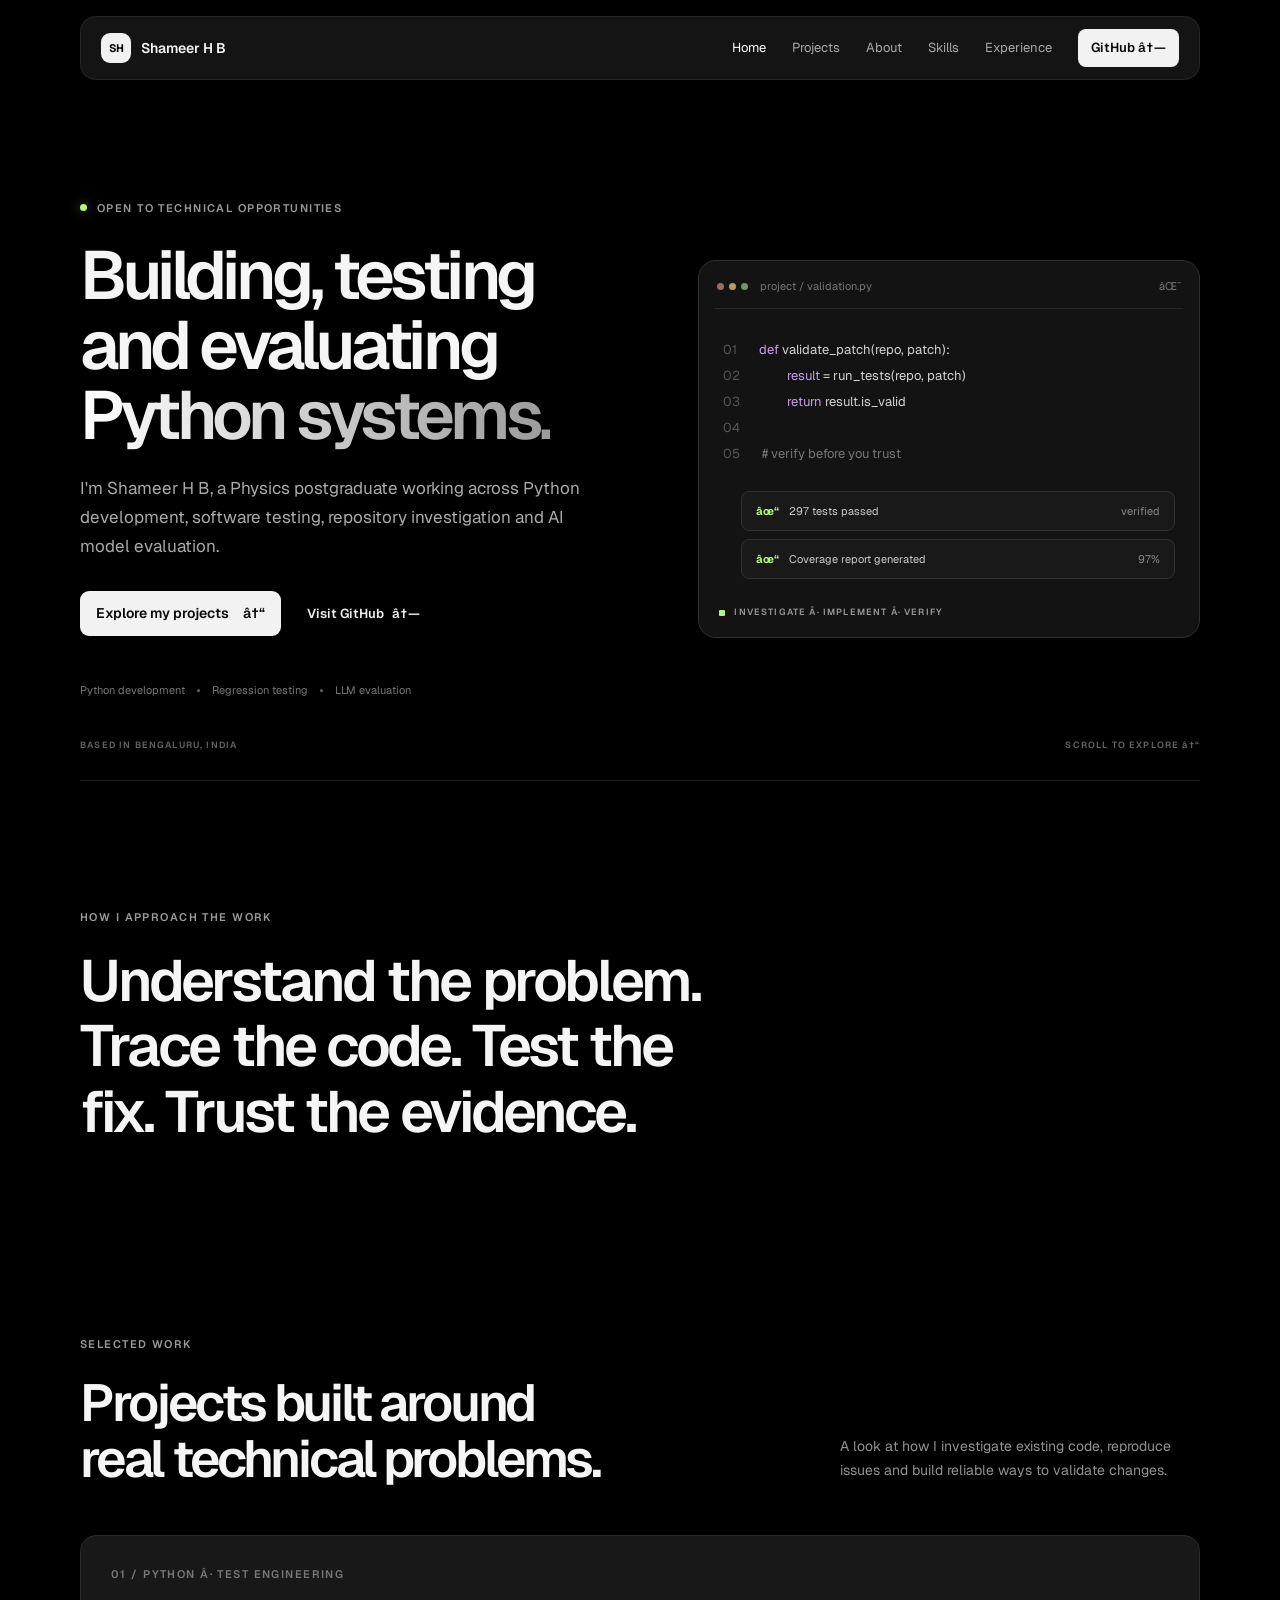
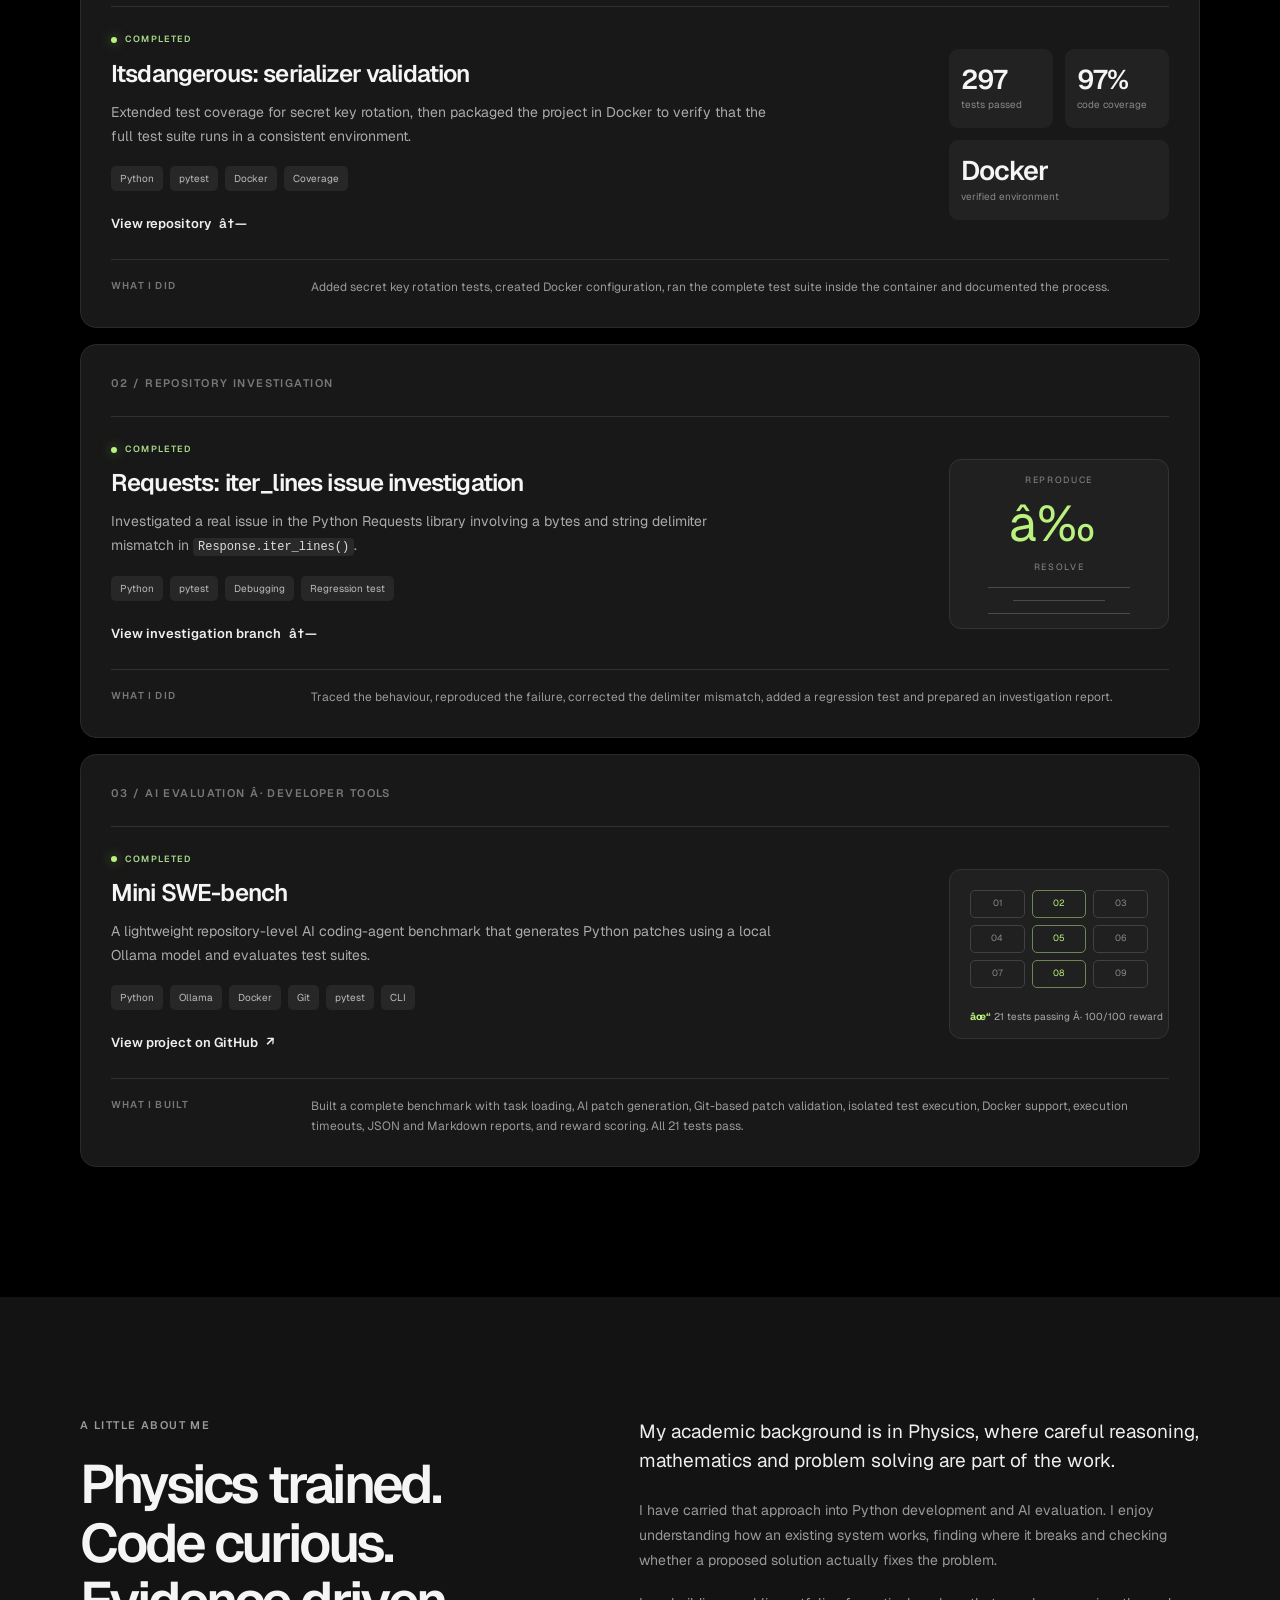
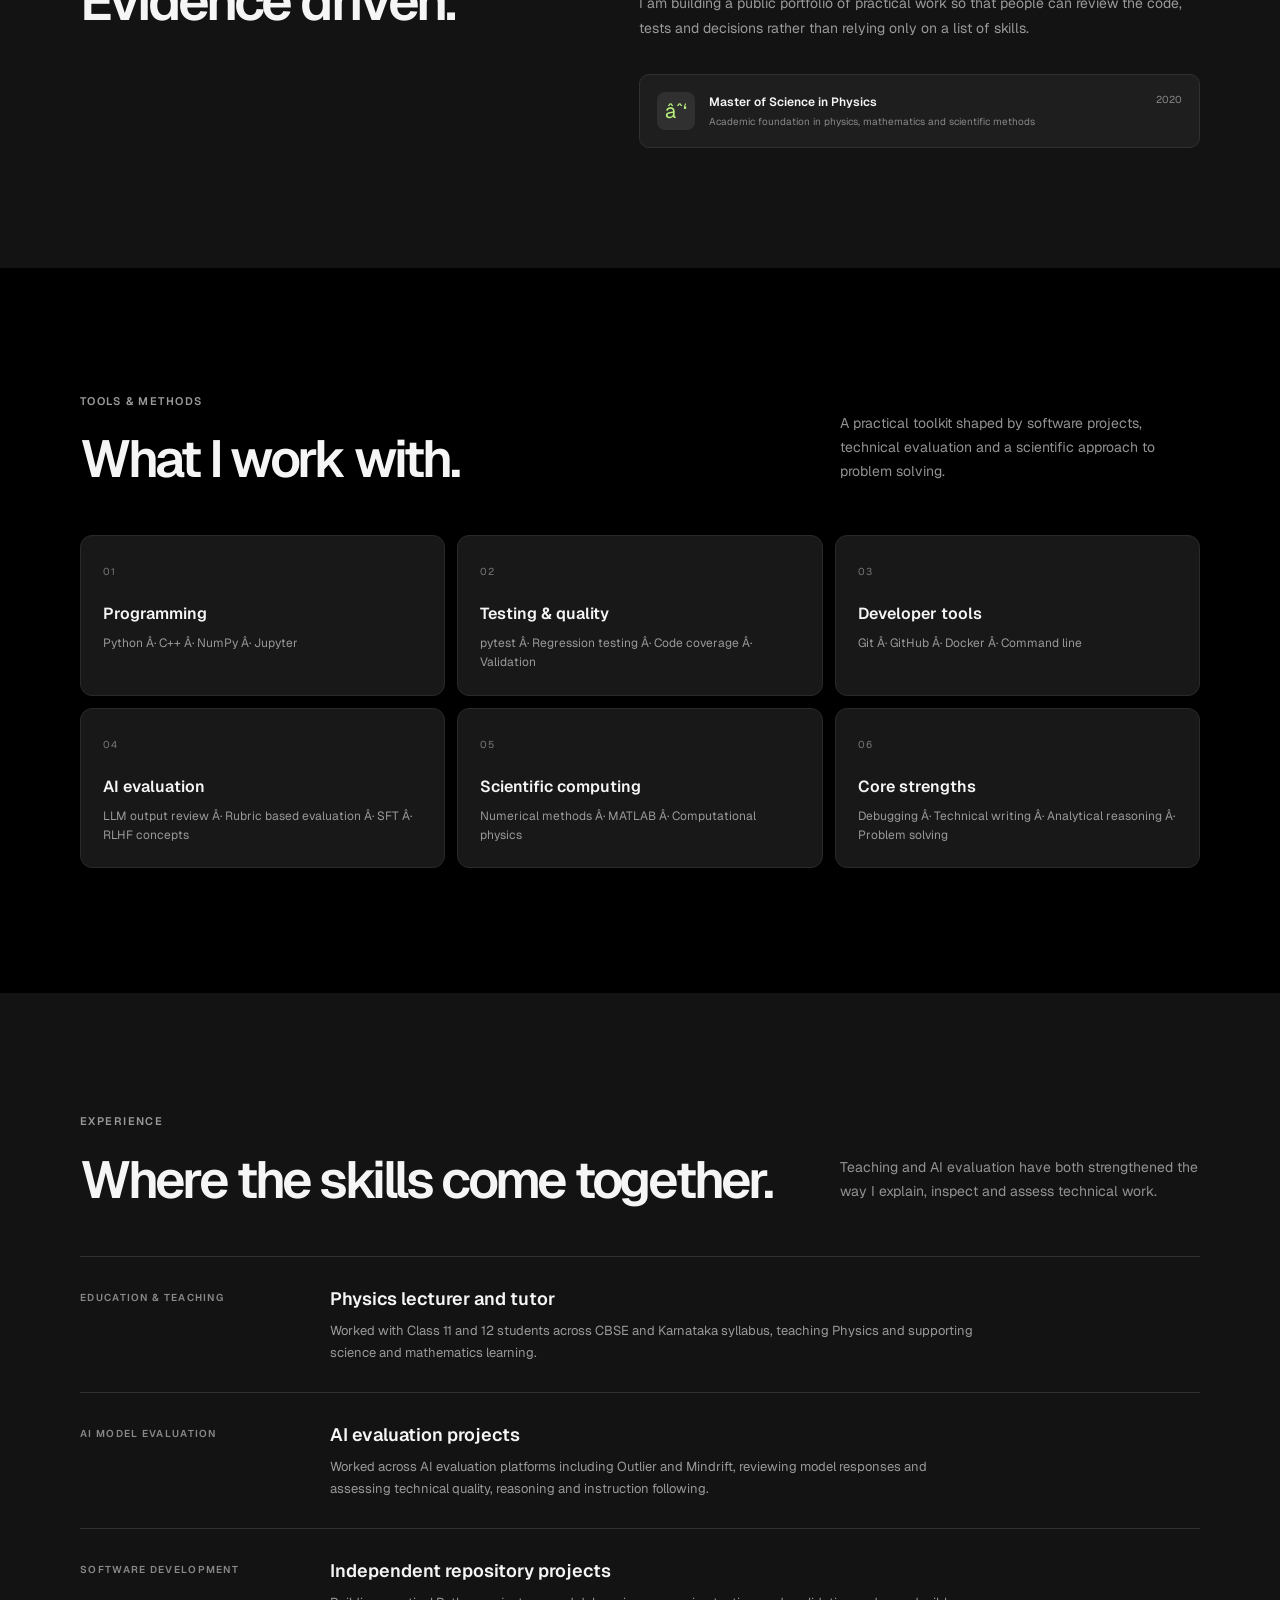
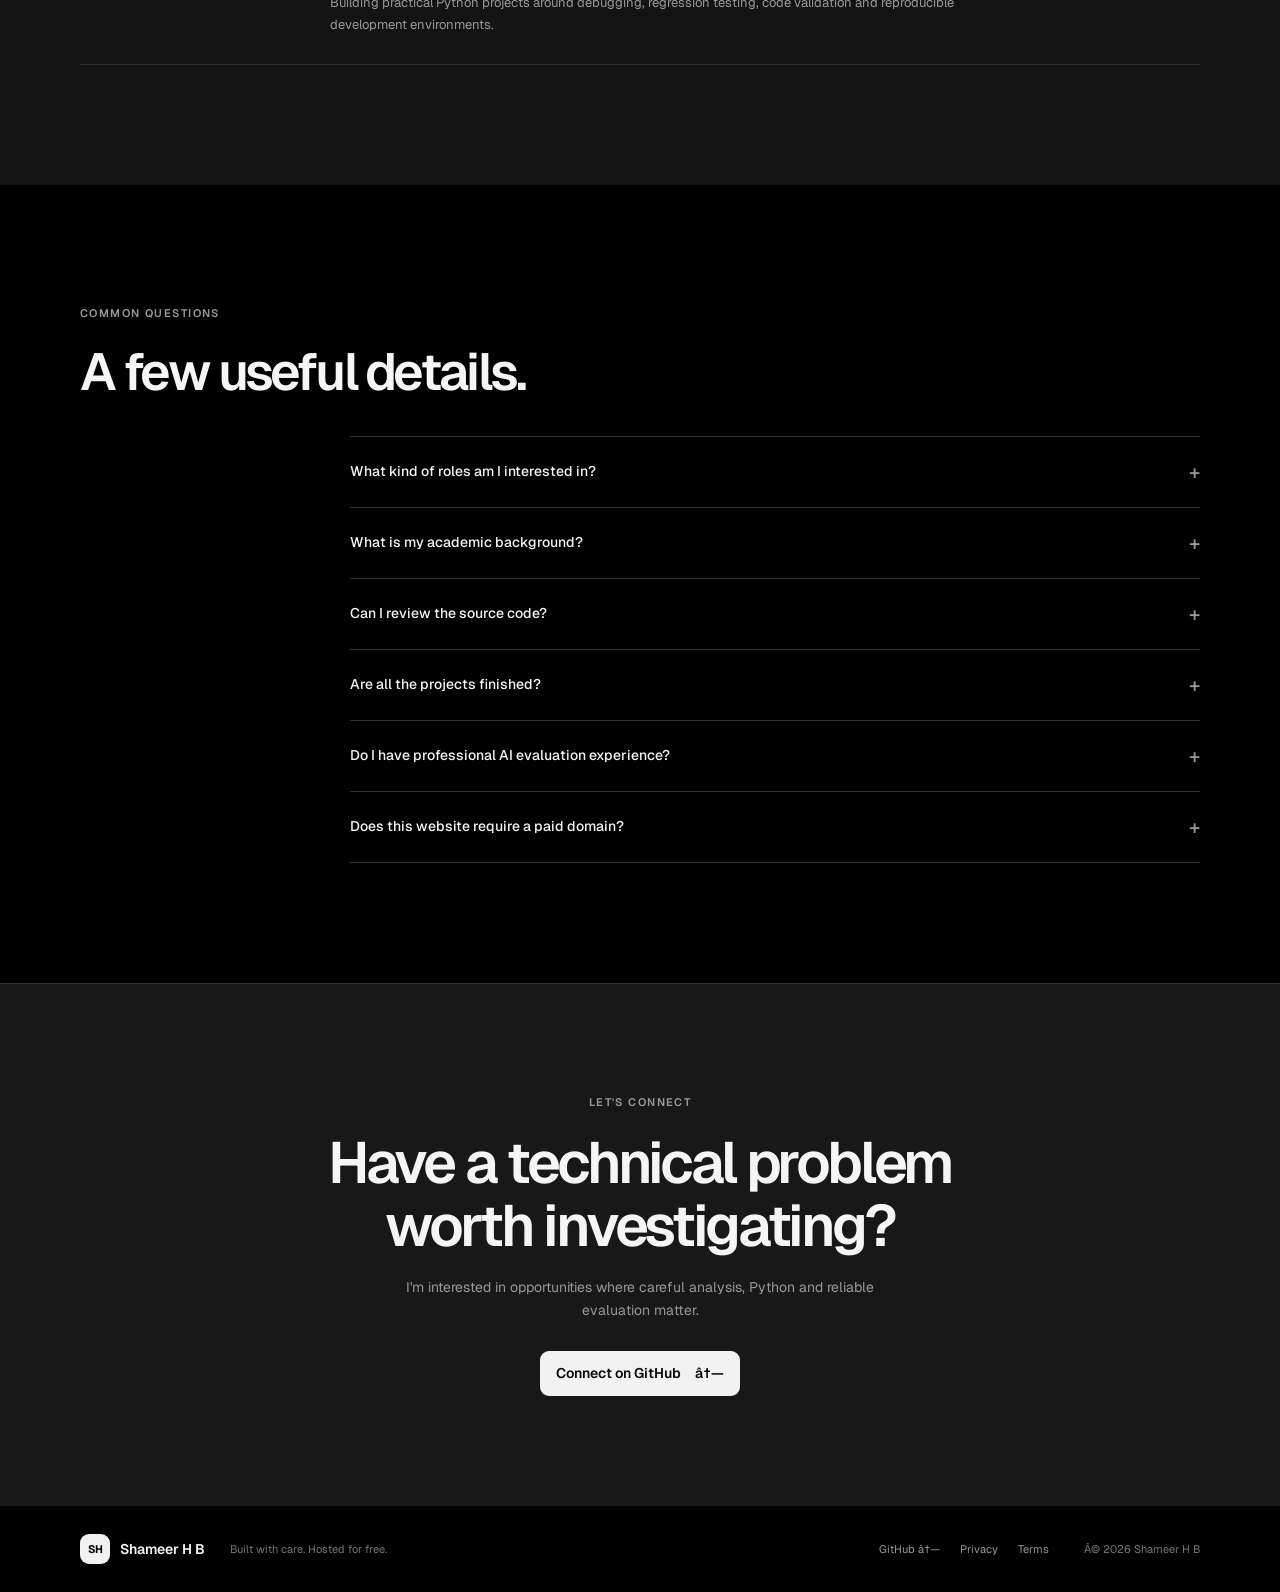
<file: index.html>
﻿<!doctype html>
<html lang="en">
<head>
  <meta charset="utf-8">
  <meta name="viewport" content="width=device-width, initial-scale=1">
  <meta name="theme-color" content="#000000">
  <meta name="description" content="Shameer H B builds and tests Python systems, investigates real repository issues and evaluates AI model outputs. Explore projects and technical work.">
  <meta property="og:type" content="website">
  <meta property="og:title" content="Shameer H B | Python Development & AI Evaluation">
  <meta property="og:description" content="Python development, software testing, repository investigation and AI evaluation projects.">
  <meta property="og:image" content="assets/og-preview.svg">
  <title>Shameer H B | Python Developer & LLM Evaluation Specialist</title>
  <link rel="icon" type="image/svg+xml" href="assets/favicon.svg">
  <link rel="preconnect" href="https://fonts.googleapis.com">
  <link rel="preconnect" href="https://fonts.gstatic.com" crossorigin>
  <link href="https://fonts.googleapis.com/css2?family=Geist:wght@400;500;600;700&display=swap" rel="stylesheet">
  <link rel="stylesheet" href="styles.css">
</head>
<body>
  <a class="skip-link" href="#main">Skip to content</a>
  <header class="site-header">
    <a class="brand" href="#home" aria-label="Shameer H B home"><span class="brand-mark">SH</span><span>Shameer H B</span></a>
    <button class="menu-toggle" aria-label="Open navigation" aria-expanded="false" aria-controls="site-nav"><span></span><span></span></button>
    <nav class="site-nav" id="site-nav" aria-label="Main navigation">
      <a class="nav-link active" href="#home">Home</a>
      <a class="nav-link" href="#projects">Projects</a>
      <a class="nav-link" href="#about">About</a>
      <a class="nav-link" href="#skills">Skills</a>
      <a class="nav-link" href="#experience">Experience</a>
      <a class="nav-contact" href="https://github.com/shameerhb" target="_blank" rel="noreferrer">GitHub <span aria-hidden="true">â†—</span></a>
    </nav>
  </header>

  <main id="main">
    <section class="hero section-wrap" id="home">
      <div class="hero-copy">
        <div class="eyebrow"><span class="status-dot"></span> OPEN TO TECHNICAL OPPORTUNITIES</div>
        <h1>Building, testing<br>and evaluating <span>Python systems.</span></h1>
        <p class="hero-lede">I'm Shameer H B, a Physics postgraduate working across Python development, software testing, repository investigation and AI model evaluation.</p>
        <div class="hero-actions"><a class="button button-primary" href="#projects">Explore my projects <span aria-hidden="true">â†“</span></a><a class="text-link" href="https://github.com/shameerhb" target="_blank" rel="noreferrer">Visit GitHub <span aria-hidden="true">â†—</span></a></div>
        <div class="proof-line"><span>Python development</span><i></i><span>Regression testing</span><i></i><span>LLM evaluation</span></div>
      </div>
      <div class="hero-visual" aria-label="Abstract illustration of a software testing workspace" role="img">
        <div class="visual-top"><span class="window-dots"><b></b><b></b><b></b></span><span>project / validation.py</span><span class="visual-lock">âŒ˜</span></div>
        <div class="code-window">
          <div class="code-row"><span class="line-no">01</span><span><em>def</em> validate_patch(repo, patch):</span></div>
          <div class="code-row"><span class="line-no">02</span><span class="indent"><em>result</em> = run_tests(repo, patch)</span></div>
          <div class="code-row"><span class="line-no">03</span><span class="indent"><em>return</em> result.is_valid</span></div>
          <div class="code-row blank"><span class="line-no">04</span><span></span></div>
          <div class="code-row"><span class="line-no">05</span><span class="comment"># verify before you trust</span></div>
          <div class="terminal-output"><span class="terminal-check">âœ“</span><span>297 tests passed</span><span class="terminal-time">verified</span></div>
          <div class="terminal-output"><span class="terminal-check">âœ“</span><span>Coverage report generated</span><span class="terminal-time">97%</span></div>
        </div>
        <div class="visual-caption"><span class="caption-square"></span> INVESTIGATE Â· IMPLEMENT Â· VERIFY</div>
      </div>
      <div class="hero-bottom"><span>BASED IN BENGALURU, INDIA</span><span>SCROLL TO EXPLORE <span aria-hidden="true">â†“</span></span></div>
    </section>

    <section class="tagline-section section-wrap" aria-label="Personal approach">
      <p class="section-kicker">HOW I APPROACH THE WORK</p>
      <h2 class="word-reveal">Understand the problem. Trace the code. Test the fix. Trust the evidence.</h2>
    </section>

    <section class="section-wrap projects-section" id="projects">
      <div class="section-heading"><div><p class="section-kicker">SELECTED WORK</p><h2>Projects built around<br>real technical problems.</h2></div><p class="section-intro">A look at how I investigate existing code, reproduce issues and build reliable ways to validate changes.</p></div>
      <div class="project-list">
        <article class="project-card featured-project">
          <div class="project-index">01 / PYTHON Â· TEST ENGINEERING</div>
          <div class="project-main"><div><div class="project-status"><span class="status-dot"></span> COMPLETED</div><h3>Itsdangerous: serializer validation</h3><p class="project-description">Extended test coverage for secret key rotation, then packaged the project in Docker to verify that the full test suite runs in a consistent environment.</p><div class="tag-list"><span>Python</span><span>pytest</span><span>Docker</span><span>Coverage</span></div><a class="project-link" href="https://github.com/shameerhb/itsdangerous-portfolio" target="_blank" rel="noreferrer">View repository <span aria-hidden="true">â†—</span></a></div>
            <div class="project-metrics"><div><strong>297</strong><span>tests passed</span></div><div><strong>97%</strong><span>code coverage</span></div><div><strong>Docker</strong><span>verified environment</span></div></div>
          </div>
          <div class="project-foot"><span>WHAT I DID</span><p>Added secret key rotation tests, created Docker configuration, ran the complete test suite inside the container and documented the process.</p></div>
        </article>
        <article class="project-card">
          <div class="project-index">02 / REPOSITORY INVESTIGATION</div>
          <div class="project-main"><div><div class="project-status"><span class="status-dot"></span> COMPLETED</div><h3>Requests: iter_lines issue investigation</h3><p class="project-description">Investigated a real issue in the Python Requests library involving a bytes and string delimiter mismatch in <code>Response.iter_lines()</code>.</p><div class="tag-list"><span>Python</span><span>pytest</span><span>Debugging</span><span>Regression test</span></div><a class="project-link" href="https://github.com/shameerhb/requests/tree/issue-investigation" target="_blank" rel="noreferrer">View investigation branch <span aria-hidden="true">â†—</span></a></div><div class="project-art request-art" aria-hidden="true"><span class="art-label">REPRODUCE</span><span class="art-symbol">â‰ </span><span class="art-label">RESOLVE</span><div class="art-line"></div><div class="art-line short"></div><div class="art-line"></div></div></div>
          <div class="project-foot"><span>WHAT I DID</span><p>Traced the behaviour, reproduced the failure, corrected the delimiter mismatch, added a regression test and prepared an investigation report.</p></div>
        </article>
        <article class="project-card">
          <div class="project-index">03 / AI EVALUATION Â· DEVELOPER TOOLS</div>
          <div class="project-main"><div><div 	class="project-status"><span class="status-dot"></span> COMPLETED</div><h3>Mini SWE-bench</h3><p class="project-description">A lightweight repository-level AI coding-agent benchmark that generates Python patches using a local Ollama model and evaluates test suites.</p><div class="tag-list"><span>Python</span><span>Ollama</span><span>Docker</span><span>Git</span><span>pytest</span><span>CLI</span></div><a class="project-link" href="https://github.com/shameerhb/mini-swe-bench" target="_blank" rel="noreferrer">View project on GitHub <span aria-hidden="true">↗</span></a></div><div class="project-art bench-art" aria-hidden="true"><div class="bench-grid"><span>01</span><span>02</span><span>03</span><span>04</span><span>05</span><span>06</span><span>07</span><span>08</span><span>09</span></div><div class="bench-result"><span class="terminal-check">âœ“</span> 21 tests passing Â· 100/100 reward</div></div></div>
          <div class="project-foot"><span>WHAT I BUILT</span><p>Built a complete benchmark with task loading, AI patch generation, Git-based patch validation, isolated test execution, Docker support, execution timeouts, JSON and Markdown reports, and reward scoring. All 21 tests pass.</p></div>
        </article>
      </div>
    </section>

    <section class="about-section" id="about"><div class="section-wrap about-grid"><div><p class="section-kicker">A LITTLE ABOUT ME</p><h2>Physics trained.<br>Code curious.<br>Evidence driven.</h2></div><div class="about-copy"><p class="about-lede">My academic background is in Physics, where careful reasoning, mathematics and problem solving are part of the work.</p><p>I have carried that approach into Python development and AI evaluation. I enjoy understanding how an existing system works, finding where it breaks and checking whether a proposed solution actually fixes the problem.</p><p>I am building a public portfolio of practical work so that people can review the code, tests and decisions rather than relying only on a list of skills.</p><div class="education-card"><span class="education-icon">âˆ‘</span><div><strong>Master of Science in Physics</strong><span>Academic foundation in physics, mathematics and scientific methods</span></div><span class="education-date">2020</span></div></div></div></section>

    <section class="section-wrap skills-section" id="skills"><div class="section-heading"><div><p class="section-kicker">TOOLS & METHODS</p><h2>What I work with.</h2></div><p class="section-intro">A practical toolkit shaped by software projects, technical evaluation and a scientific approach to problem solving.</p></div><div class="skills-grid"><article class="skill-card"><span class="skill-number">01</span><h3>Programming</h3><p>Python Â· C++ Â· NumPy Â· Jupyter</p></article><article class="skill-card"><span class="skill-number">02</span><h3>Testing & quality</h3><p>pytest Â· Regression testing Â· Code coverage Â· Validation</p></article><article class="skill-card"><span class="skill-number">03</span><h3>Developer tools</h3><p>Git Â· GitHub Â· Docker Â· Command line</p></article><article class="skill-card"><span class="skill-number">04</span><h3>AI evaluation</h3><p>LLM output review Â· Rubric based evaluation Â· SFT Â· RLHF concepts</p></article><article class="skill-card"><span class="skill-number">05</span><h3>Scientific computing</h3><p>Numerical methods Â· MATLAB Â· Computational physics</p></article><article class="skill-card"><span class="skill-number">06</span><h3>Core strengths</h3><p>Debugging Â· Technical writing Â· Analytical reasoning Â· Problem solving</p></article></div></section>

    <section class="experience-section" id="experience"><div class="section-wrap"><div class="section-heading"><div><p class="section-kicker">EXPERIENCE</p><h2>Where the skills come together.</h2></div><p class="section-intro">Teaching and AI evaluation have both strengthened the way I explain, inspect and assess technical work.</p></div><div class="experience-list"><article><div class="experience-meta">EDUCATION & TEACHING</div><div><h3>Physics lecturer and tutor</h3><p>Worked with Class 11 and 12 students across CBSE and Karnataka syllabus, teaching Physics and supporting science and mathematics learning.</p></div></article><article><div class="experience-meta">AI MODEL EVALUATION</div><div><h3>AI evaluation projects</h3><p>Worked across AI evaluation platforms including Outlier and Mindrift, reviewing model responses and assessing technical quality, reasoning and instruction following.</p></div></article><article><div class="experience-meta">SOFTWARE DEVELOPMENT</div><div><h3>Independent repository projects</h3><p>Building practical Python projects around debugging, regression testing, code validation and reproducible development environments.</p></div></article></div></div></section>

    <section class="faq-section section-wrap"><div class="section-heading"><div><p class="section-kicker">COMMON QUESTIONS</p><h2>A few useful details.</h2></div></div><div class="faq-list">
      <details><summary>What kind of roles am I interested in?<span>+</span></summary><p>Python development, software testing, AI model evaluation, LLM data operations and technical quality roles.</p></details>
      <details><summary>What is my academic background?<span>+</span></summary><p>I hold an MSc in Physics. My background includes physics, mathematics and scientific methods.</p></details>
      <details><summary>Can I review the source code?<span>+</span></summary><p>Yes. The completed projects link directly to their public GitHub repositories and investigation branch.</p></details>
      <details><summary>Are all the projects finished?<span>+</span></summary><p>The Itsdangerous and Requests projects are presented as completed work. Mini SWE-bench is completed, with 21 passing tests and a public GitHub repository.</p></details>
      <details><summary>Do I have professional AI evaluation experience?<span>+</span></summary><p>I have worked on AI evaluation tasks through platforms including Outlier and Mindrift. The portfolio focuses on the technical skills and work I can demonstrate.</p></details>
      <details><summary>Does this website require a paid domain?<span>+</span></summary><p>No. It can be published for free using GitHub Pages with a GitHub provided web address.</p></details>
    </div></section>

    <section class="contact-section"><div class="section-wrap contact-inner"><p class="section-kicker">LET'S CONNECT</p><h2>Have a technical problem<br>worth investigating?</h2><p>I'm interested in opportunities where careful analysis, Python and reliable evaluation matter.</p><a class="button button-primary" href="https://github.com/shameerhb" target="_blank" rel="noreferrer">Connect on GitHub <span aria-hidden="true">â†—</span></a></div></section>
  </main>
  <footer class="site-footer"><div class="section-wrap footer-inner"><a class="brand" href="#home"><span class="brand-mark">SH</span><span>Shameer H B</span></a><span class="footer-note">Built with care. Hosted for free.</span><div class="footer-links"><a href="https://github.com/shameerhb" target="_blank" rel="noreferrer">GitHub â†—</a><a href="privacy.html">Privacy</a><a href="terms.html">Terms</a></div><span class="copyright">Â© <span id="year">2026</span> Shameer H B</span></div></footer>
  <script src="script.js"></script>
</body>
</html>
</file>
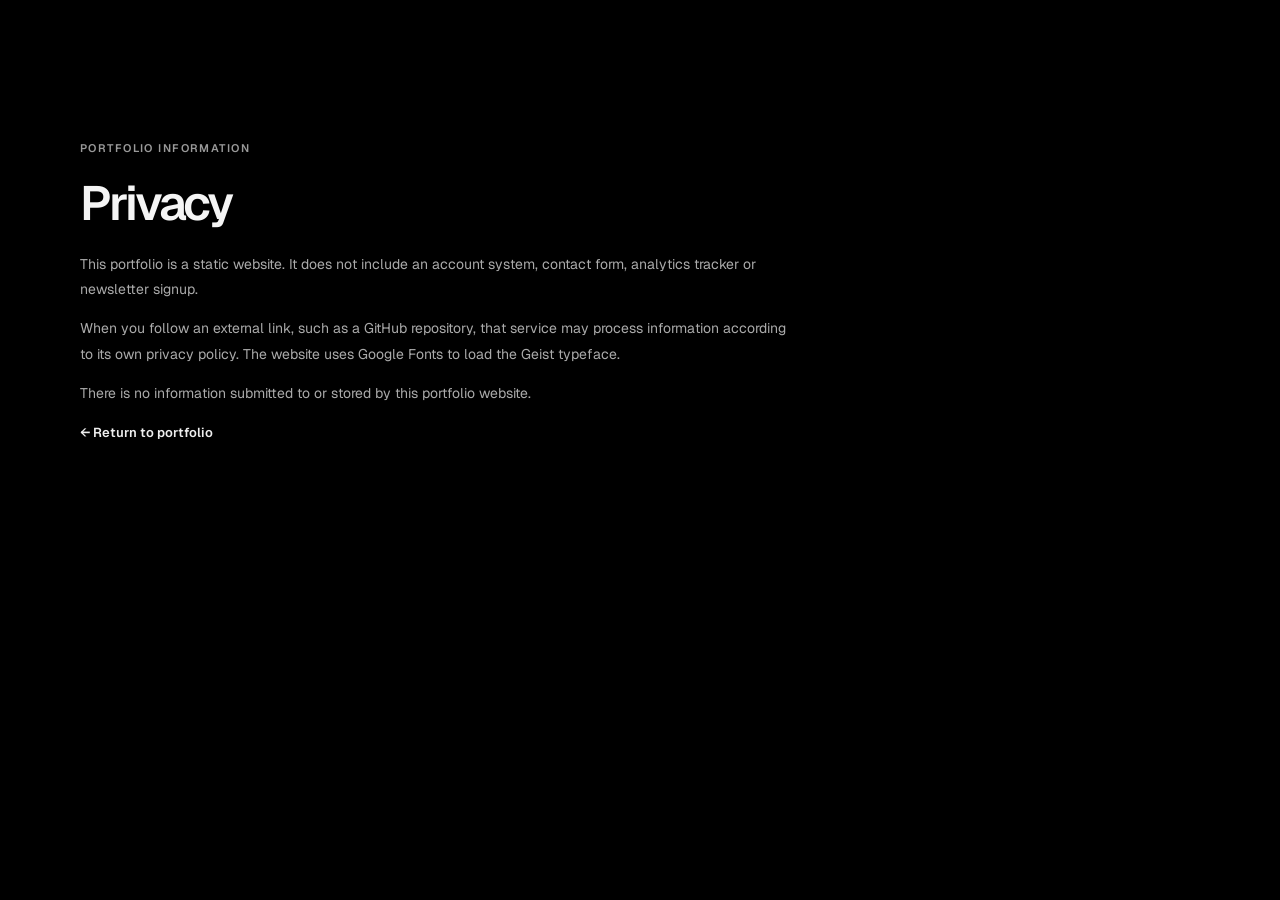
<file: privacy.html>
<!doctype html><html lang="en"><head><meta charset="utf-8"><meta name="viewport" content="width=device-width,initial-scale=1"><title>Privacy | Shameer H B</title><link rel="icon" href="assets/favicon.svg" type="image/svg+xml"><link rel="preconnect" href="https://fonts.googleapis.com"><link href="https://fonts.googleapis.com/css2?family=Geist:wght@400;500;600;700&display=swap" rel="stylesheet"><link rel="stylesheet" href="styles.css"></head><body><main class="section-wrap" style="padding-top:140px;min-height:100vh"><p class="section-kicker">PORTFOLIO INFORMATION</p><h1 style="font-size:48px">Privacy</h1><div style="max-width:720px;color:#aaa;font-size:14px;line-height:1.8"><p>This portfolio is a static website. It does not include an account system, contact form, analytics tracker or newsletter signup.</p><p>When you follow an external link, such as a GitHub repository, that service may process information according to its own privacy policy. The website uses Google Fonts to load the Geist typeface.</p><p>There is no information submitted to or stored by this portfolio website.</p><p><a class="project-link" href="index.html">← Return to portfolio</a></p></div></main></body></html>
</file>
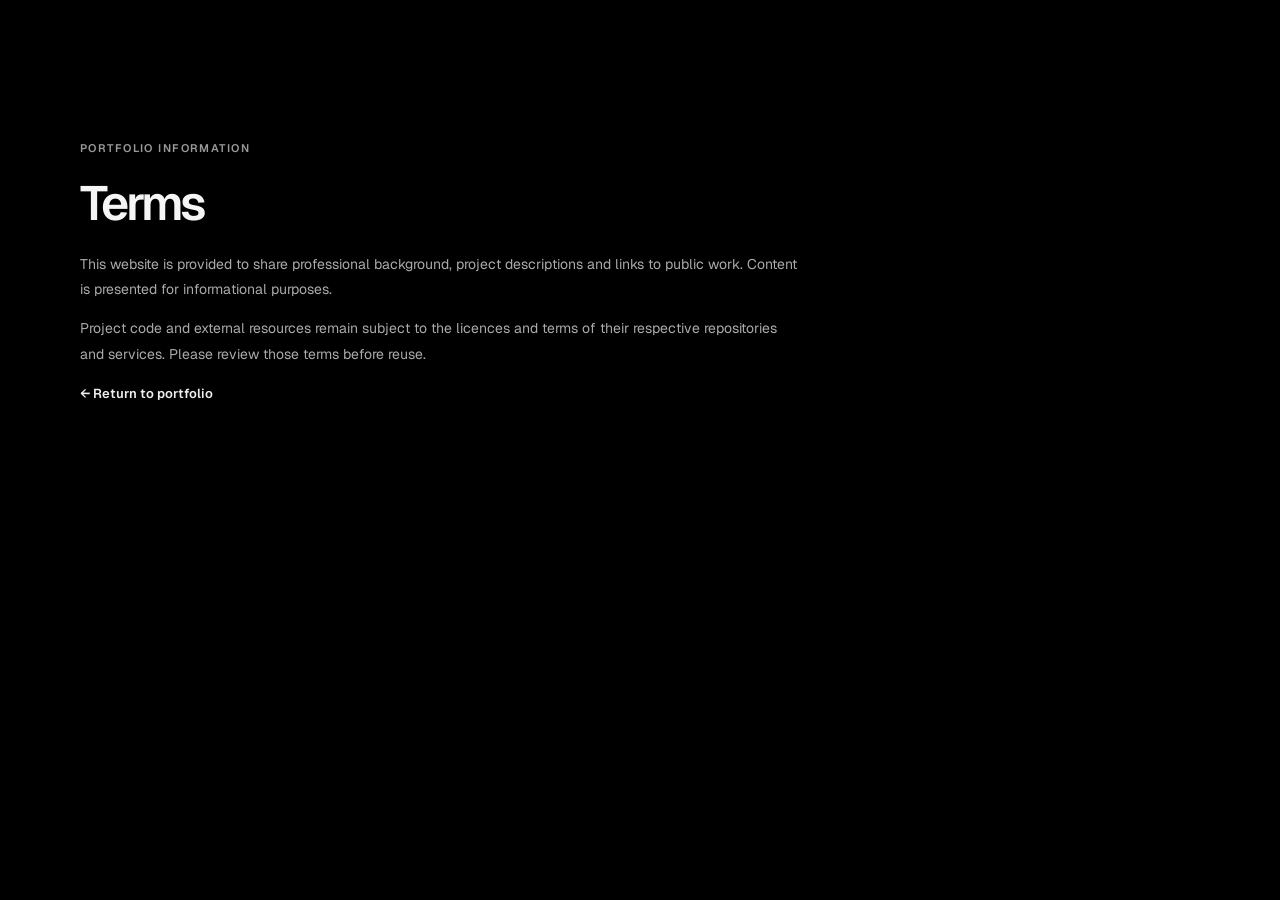
<file: terms.html>
<!doctype html><html lang="en"><head><meta charset="utf-8"><meta name="viewport" content="width=device-width,initial-scale=1"><title>Terms | Shameer H B</title><link rel="icon" href="assets/favicon.svg" type="image/svg+xml"><link rel="preconnect" href="https://fonts.googleapis.com"><link href="https://fonts.googleapis.com/css2?family=Geist:wght@400;500;600;700&display=swap" rel="stylesheet"><link rel="stylesheet" href="styles.css"></head><body><main class="section-wrap" style="padding-top:140px;min-height:100vh"><p class="section-kicker">PORTFOLIO INFORMATION</p><h1 style="font-size:48px">Terms</h1><div style="max-width:720px;color:#aaa;font-size:14px;line-height:1.8"><p>This website is provided to share professional background, project descriptions and links to public work. Content is presented for informational purposes.</p><p>Project code and external resources remain subject to the licences and terms of their respective repositories and services. Please review those terms before reuse.</p><p><a class="project-link" href="index.html">← Return to portfolio</a></p></div></main></body></html>
</file>
<file: styles.css>
:root{font-family:'Geist',sans-serif;color:#f5f5f5;background:#000; font-synthesis:none;text-rendering:optimizeLegibility;--bg:#000;--surface:#181818;--surface-2:#1f1f1f;--surface-3:#272727;--muted:#a0a0a0;--soft:#737373;--line:#303030;--accent:#b9f27c;--ease:cubic-bezier(.22,1,.36,1)}
*{box-sizing:border-box}html{scroll-behavior:smooth;scroll-padding-top:110px}body{margin:0;background:var(--bg);color:#f5f5f5;font-size:16px;line-height:1.5}a{color:inherit;text-decoration:none}button{font:inherit}.section-wrap{width:min(1120px,calc(100% - 48px));margin-inline:auto}.skip-link{position:absolute;left:16px;top:-60px;background:#fff;color:#000;padding:10px 14px;border-radius:8px;z-index:100}.skip-link:focus{top:16px}.site-header{position:fixed;z-index:20;top:16px;left:50%;transform:translateX(-50%);width:min(1120px,calc(100% - 48px));height:64px;padding:0 20px;display:flex;align-items:center;justify-content:space-between;background:rgba(24,24,24,.86);border:1px solid rgba(255,255,255,.08);border-radius:16px;backdrop-filter:blur(18px)}.brand{display:inline-flex;align-items:center;gap:10px;font-size:14px;font-weight:600;white-space:nowrap}.brand-mark{width:30px;height:30px;display:grid;place-items:center;border-radius:9px;background:#f1f1f1;color:#080808;font-size:11px;font-weight:700}.site-nav{display:flex;align-items:center;gap:26px;font-size:13px;color:#aaa}.nav-link{transition:color .3s var(--ease)}.nav-link:hover,.nav-link.active{color:#fff}.nav-contact{padding:9px 13px;background:#f2f2f2;color:#080808;border-radius:8px;font-weight:600;transition:transform .3s var(--ease),background .3s var(--ease)}.nav-contact:hover{transform:translateY(-2px);background:var(--accent)}.menu-toggle{display:none;background:none;border:0;color:#fff}.hero{min-height:780px;padding-top:190px;padding-bottom:72px;display:grid;grid-template-columns:1.05fr .95fr;align-items:center;gap:64px;position:relative}.eyebrow,.section-kicker,.project-index,.project-status,.experience-meta,.hero-bottom,.visual-caption{font-size:11px;font-weight:600;letter-spacing:.13em;color:#999}.eyebrow{display:flex;align-items:center;gap:10px;margin-bottom:24px}.status-dot{width:7px;height:7px;border-radius:50%;background:var(--accent);display:inline-block;box-shadow:0 0 12px rgba(185,242,124,.5)}h1,h2,h3,p{margin-top:0}h1{font-size:clamp(44px,5.4vw,68px);line-height:1.03;letter-spacing:-.065em;font-weight:600;margin-bottom:24px;max-width:680px;text-wrap:balance}h1 span{background:linear-gradient(90deg,#fff,#9b9b9b);-webkit-background-clip:text;background-clip:text;color:transparent}.hero-lede{max-width:540px;color:#aaa;font-size:17px;line-height:1.7;margin-bottom:30px;text-wrap:pretty}.hero-actions{display:flex;align-items:center;gap:26px}.button{display:inline-flex;align-items:center;justify-content:center;gap:14px;padding:12px 16px;border-radius:9px;font-size:14px;font-weight:600;transition:transform .3s var(--ease),background .3s var(--ease)}.button-primary{background:#f2f2f2;color:#090909}.button-primary:hover{background:var(--accent);transform:translateY(-3px)}.button:active{transform:scale(.98)}.text-link,.project-link{font-size:13px;font-weight:600;color:#eee}.text-link span,.project-link span{margin-left:5px}.text-link:hover,.project-link:hover{color:var(--accent)}.proof-line{display:flex;align-items:center;gap:12px;flex-wrap:wrap;margin-top:46px;color:#777;font-size:11px}.proof-line i{width:3px;height:3px;background:#666;border-radius:50%}.hero-visual{border:1px solid #303030;background:#131313;border-radius:18px;padding:16px;box-shadow:0 30px 90px rgba(0,0,0,.4);transform:rotate(1deg)}.visual-top{height:32px;display:flex;align-items:center;gap:12px;color:#777;font:11px 'Geist',sans-serif;border-bottom:1px solid #292929;padding:0 2px 12px}.window-dots{display:flex;gap:5px}.window-dots b{width:7px;height:7px;border-radius:50%;background:#555}.window-dots b:first-child{background:#9a6b64}.window-dots b:nth-child(2){background:#b49b61}.window-dots b:nth-child(3){background:#72936a}.visual-lock{margin-left:auto}.code-window{padding:28px 8px 14px;font:13px/2 'Geist',monospace;color:#d4d4d4}.code-row{display:flex;gap:22px;white-space:nowrap}.line-no{color:#555;user-select:none}.code-row em{font-style:normal;color:#c6a0ed}.indent{padding-left:25px}.comment{color:#777}.terminal-output{margin:24px 0 0 18px;padding:12px 14px;display:flex;align-items:center;gap:10px;border:1px solid #303030;border-radius:8px;background:#191919;font:11px 'Geist',sans-serif;color:#ccc}.terminal-output+.terminal-output{margin-top:8px}.terminal-check{color:var(--accent);font-weight:700}.terminal-time{margin-left:auto;color:#888}.visual-caption{display:flex;align-items:center;gap:9px;padding:13px 4px 2px;font-size:9px}.caption-square{width:6px;height:6px;background:var(--accent);border-radius:1px}.hero-bottom{position:absolute;bottom:28px;left:0;right:0;display:flex;justify-content:space-between;font-size:9px;color:#656565}.tagline-section{padding:128px 0 142px;border-top:1px solid #202020}.section-kicker{margin-bottom:22px}.tagline-section h2{max-width:850px;font-size:clamp(34px,5vw,58px);line-height:1.13;letter-spacing:-.05em;font-weight:600;margin:0;text-wrap:balance}.word-reveal .word{color:#555;display:inline-block;transition:color .65s var(--ease)}.word-reveal .word.visible{color:#f5f5f5}.projects-section{padding:50px 0 130px}.section-heading{display:flex;align-items:end;justify-content:space-between;gap:50px;margin-bottom:48px}.section-heading h2,.about-grid h2{font-size:clamp(34px,4.5vw,52px);line-height:1.08;letter-spacing:-.055em;font-weight:600;margin:0;text-wrap:balance}.section-intro{max-width:360px;color:#929292;font-size:14px;line-height:1.7;margin:0 0 4px}.project-list{display:grid;gap:16px}.project-card{background:var(--surface);border:1px solid #292929;border-radius:16px;padding:30px;transition:transform .5s var(--ease),border-color .3s var(--ease)}.project-card:hover{transform:translateY(-4px);border-color:#4a4a4a}.project-index{padding-bottom:24px;border-bottom:1px solid #303030;color:#777}.project-main{display:grid;grid-template-columns:1fr 220px;gap:40px;padding:26px 0 24px;align-items:center}.project-status{display:flex;align-items:center;gap:8px;color:#a9d98a;font-size:9px;margin-bottom:13px}.project-status .status-dot{width:6px;height:6px}.project-status.in-progress{color:#d9b978}.project-status.in-progress .status-dot{background:#d9b978;box-shadow:none}.project-card h3{font-size:24px;line-height:1.2;letter-spacing:-.035em;font-weight:600;margin-bottom:12px}.project-description{max-width:660px;color:#aaa;font-size:14px;line-height:1.7;margin-bottom:18px}.project-description code{font-size:12px;color:#ddd;background:#292929;padding:2px 5px;border-radius:4px}.tag-list{display:flex;gap:7px;flex-wrap:wrap;margin-bottom:20px}.tag-list span{font-size:10px;color:#bbb;background:#272727;padding:5px 9px;border-radius:5px}.project-link{display:inline-block}.project-metrics{display:grid;grid-template-columns:1fr 1fr;gap:12px}.project-metrics div{padding:16px 12px;background:#222;border-radius:9px;display:flex;flex-direction:column;gap:3px}.project-metrics strong{font-size:27px;line-height:1.1;letter-spacing:-.04em;font-weight:600}.project-metrics span{font-size:10px;color:#888}.project-metrics div:last-child{grid-column:1/-1}.project-foot{display:grid;grid-template-columns:180px 1fr;gap:20px;border-top:1px solid #303030;padding-top:18px}.project-foot span{font-size:10px;letter-spacing:.12em;color:#777;font-weight:600}.project-foot p{font-size:12px;color:#999;line-height:1.6;margin:0}.request-art,.bench-art{height:170px;border-radius:12px;background:#202020;border:1px solid #333;display:flex;align-items:center;justify-content:center;position:relative;overflow:hidden}.request-art{gap:12px;flex-direction:column}.art-label{font-size:9px;letter-spacing:.18em;color:#888}.art-symbol{font-size:50px;line-height:1;color:var(--accent);font-weight:400}.art-line{height:1px;width:65%;background:#4a4a4a}.art-line.short{width:42%}.bench-art{display:block;padding:20px}.bench-grid{display:grid;grid-template-columns:repeat(3,1fr);gap:7px}.bench-grid span{display:grid;place-items:center;height:28px;border:1px solid #414141;border-radius:5px;font-size:9px;color:#888}.bench-grid span:nth-child(2),.bench-grid span:nth-child(5),.bench-grid span:nth-child(8){border-color:#6c8755;color:var(--accent)}.bench-result{position:absolute;bottom:14px;left:20px;font-size:10px;color:#aaa}.muted-link{color:#777}.about-section{background:#131313;padding:120px 0}.about-grid{display:grid;grid-template-columns:.9fr 1.1fr;gap:100px}.about-grid h2{font-size:clamp(38px,4.5vw,54px)}.about-copy{max-width:580px}.about-copy p{font-size:14px;color:#999;line-height:1.8;margin-bottom:18px}.about-copy .about-lede{font-size:19px;line-height:1.55;color:#eee;margin-bottom:22px}.education-card{display:flex;align-items:center;gap:14px;padding:17px;margin-top:32px;background:#1e1e1e;border:1px solid #303030;border-radius:10px}.education-icon{width:38px;height:38px;border-radius:8px;display:grid;place-items:center;background:#303030;color:var(--accent);font-size:20px}.education-card div{display:flex;flex-direction:column;gap:3px}.education-card strong{font-size:12px;font-weight:600}.education-card div span,.education-date{font-size:10px;color:#888}.education-date{margin-left:auto;align-self:flex-start}.skills-section{padding:125px 0}.skills-grid{display:grid;grid-template-columns:repeat(3,1fr);gap:12px}.skill-card{min-height:150px;padding:22px;background:#181818;border:1px solid #292929;border-radius:12px}.skill-number{font-size:10px;color:#777;letter-spacing:.1em}.skill-card h3{font-size:16px;font-weight:600;margin:20px 0 8px}.skill-card p{font-size:12px;line-height:1.6;color:#999;margin:0}.experience-section{background:#131313;padding:120px 0}.experience-list{border-top:1px solid #303030}.experience-list article{display:grid;grid-template-columns:220px 1fr;gap:30px;padding:28px 0;border-bottom:1px solid #303030}.experience-meta{font-size:10px;color:#888;padding-top:5px}.experience-list h3{font-size:18px;font-weight:600;margin-bottom:8px}.experience-list p{max-width:650px;color:#999;font-size:13px;line-height:1.7;margin:0}.faq-section{padding:120px 0}.faq-section .section-heading{margin-bottom:36px}.faq-list{max-width:850px;margin-left:auto;border-top:1px solid #303030}.faq-list details{border-bottom:1px solid #303030;padding:20px 0}.faq-list summary{display:flex;align-items:center;justify-content:space-between;gap:20px;cursor:pointer;list-style:none;font-size:14px;font-weight:500}.faq-list summary::-webkit-details-marker{display:none}.faq-list summary span,.faq-plus{font-size:20px;color:#999;transition:transform .3s var(--ease)}.faq-list details[open] summary span{transform:rotate(45deg)}.faq-list p{max-width:700px;color:#999;font-size:13px;line-height:1.7;margin:14px 35px 0 0}.contact-section{background:#181818;border-top:1px solid #303030;padding:110px 0;text-align:center}.contact-inner{display:flex;flex-direction:column;align-items:center}.contact-inner h2{font-size:clamp(38px,5vw,58px);line-height:1.08;letter-spacing:-.055em;margin:0 0 18px;font-weight:600}.contact-inner>p:not(.section-kicker){max-width:490px;color:#999;font-size:14px;line-height:1.7;margin-bottom:28px}.site-footer{padding:28px 0;background:#000}.footer-inner{display:flex;align-items:center;gap:25px}.footer-note,.copyright{font-size:11px;color:#777}.footer-links{display:flex;gap:20px;margin-left:auto;font-size:11px;color:#999}.footer-links a:hover{color:#fff}.copyright{margin-left:10px}
/* Content reveals use opacity and transform only. */
.reveal{opacity:0;transform:translateY(32px);transition:opacity .7s var(--ease),transform .7s var(--ease)}.reveal.is-visible{opacity:1;transform:translateY(0)}
:focus-visible{outline:2px solid var(--accent);outline-offset:4px;border-radius:4px}
@media(max-width:850px){.hero{gap:35px;grid-template-columns:1fr  .85fr}.site-nav{gap:15px}.about-grid{gap:55px}.project-main{grid-template-columns:1fr 190px}.project-metrics strong{font-size:23px}}
@media(max-width:680px){.section-wrap{width:min(100% - 36px,540px)}.site-header{width:calc(100% - 24px);top:10px;height:58px;padding:0 14px}.menu-toggle{display:flex;flex-direction:column;gap:5px;padding:10px}.menu-toggle span{width:19px;height:1.5px;background:#fff;transition:transform .5s var(--ease)}.menu-toggle[aria-expanded="true"] span:first-child{transform:translateY(3.25px) rotate(45deg)}.menu-toggle[aria-expanded="true"] span:last-child{transform:translateY(-3.25px) rotate(-45deg)}.site-nav{position:fixed;top:66px;left:0;right:0;min-height:calc(100dvh - 76px);padding:55px 28px;background:rgba(19,18,9,.98);backdrop-filter:blur(20px);border:1px solid #292929;border-radius:14px;display:flex;flex-direction:column;align-items:flex-start;gap:25px;font-size:22px;opacity:0;visibility:hidden;transform:translateY(-12px);transition:opacity .4s var(--ease),transform .4s var(--ease),visibility .4s}.site-nav.open{opacity:1;visibility:visible;transform:translateY(0)}.site-nav .nav-link,.site-nav .nav-contact{opacity:0;transform:translateY(18px)}.site-nav.open .nav-link,.site-nav.open .nav-contact{animation:nav-in .5s var(--ease) forwards}.site-nav.open .nav-link:nth-child(1){animation-delay:.04s}.site-nav.open .nav-link:nth-child(2){animation-delay:.1s}.site-nav.open .nav-link:nth-child(3){animation-delay:.16s}.site-nav.open .nav-link:nth-child(4){animation-delay:.22s}.site-nav.open .nav-link:nth-child(5){animation-delay:.28s}.site-nav.open .nav-contact{animation-delay:.34s}@keyframes nav-in{to{opacity:1;transform:translateY(0)}}.hero{min-height:auto;padding-top:145px;padding-bottom:82px;display:flex;flex-direction:column;align-items:stretch;gap:48px}.hero-copy{width:100%}h1{font-size:clamp(42px,12vw,58px)}.hero-lede{font-size:15px}.hero-visual{transform:none}.hero-bottom{bottom:25px;font-size:8px}.proof-line{margin-top:32px;gap:8px}.proof-line span{font-size:9px}.tagline-section{padding:90px 0 100px}.tagline-section h2{font-size:38px}.projects-section,.skills-section,.faq-section{padding:85px 0}.section-heading{display:block;margin-bottom:34px}.section-heading h2,.about-grid h2{font-size:38px}.section-intro{margin-top:18px;font-size:13px}.project-card{padding:20px}.project-main{grid-template-columns:1fr;gap:24px;padding:22px 0}.project-card h3{font-size:21px}.project-metrics{grid-template-columns:1fr 1fr}.project-metrics div:last-child{grid-column:auto}.project-foot{grid-template-columns:1fr;gap:8px}.request-art,.bench-art{height:145px}.about-section,.experience-section{padding:85px 0}.about-grid{grid-template-columns:1fr;gap:32px}.about-copy .about-lede{font-size:17px}.skills-grid{grid-template-columns:1fr 1fr;gap:9px}.skill-card{min-height:145px;padding:16px}.skill-card h3{font-size:14px;margin-top:18px}.skill-card p{font-size:11px}.experience-list article{grid-template-columns:1fr;gap:10px;padding:22px 0}.experience-meta{font-size:9px}.faq-list{margin:0}.faq-list summary{font-size:13px}.contact-section{padding:85px 0}.contact-inner h2{font-size:39px}.footer-inner{flex-wrap:wrap;gap:15px}.footer-note{margin-left:auto}.footer-links{order:3;margin:0;width:100%;padding-top:10px;border-top:1px solid #222}.copyright{margin-left:auto}.visual-caption{font-size:8px}}
@media(prefers-reduced-motion:reduce){html{scroll-behavior:auto}*,*::before,*::after{animation-duration:.01ms!important;animation-iteration-count:1!important;transition-duration:.01ms!important}.reveal{opacity:1;transform:none}.word-reveal .word{color:#f5f5f5}}
</file>
